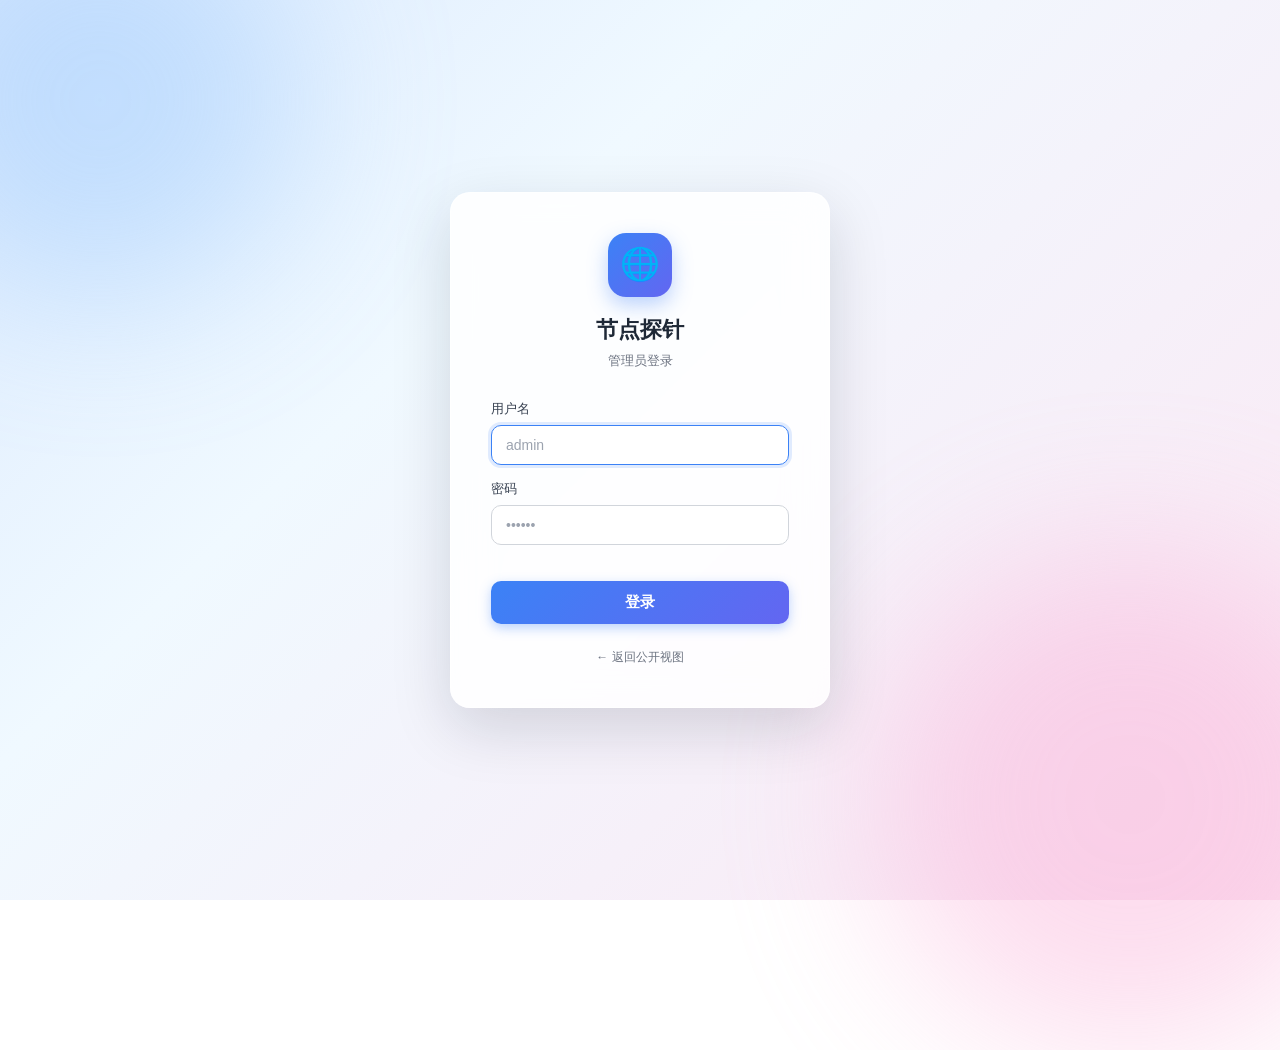
<file: backend/static/login.html>
<!DOCTYPE html>
<html lang="zh">
<head>
  <meta charset="UTF-8">
  <meta name="viewport" content="width=device-width, initial-scale=1.0">
  <title>登录 · 节点探针</title>
  <link rel="stylesheet" href="styles.css">
  <style>
    body {
      margin: 0;
      min-height: 100vh;
      background: linear-gradient(135deg, #dbeafe 0%, #f0f9ff 35%, #fce7f3 100%);
      display: flex; align-items: center; justify-content: center;
      font-family: -apple-system, BlinkMacSystemFont, "Segoe UI", "PingFang SC", "Microsoft YaHei", sans-serif;
      position: relative; overflow: hidden;
    }
    body::before, body::after {
      content: ''; position: absolute; border-radius: 50%;
      filter: blur(80px); opacity: .4; pointer-events: none;
    }
    body::before { width: 400px; height: 400px; background: #93c5fd; top: -100px; left: -100px; }
    body::after { width: 500px; height: 500px; background: #f9a8d4; bottom: -150px; right: -100px; }

    .login-card {
      position: relative; z-index: 1;
      background: rgba(255, 255, 255, .85);
      backdrop-filter: blur(20px); -webkit-backdrop-filter: blur(20px);
      border: 1px solid rgba(255, 255, 255, .6);
      border-radius: 20px; padding: 40px;
      width: 380px; max-width: calc(100vw - 32px);
      box-shadow: 0 20px 60px rgba(15, 23, 42, .15);
    }
    .login-header { text-align: center; margin-bottom: 28px; }
    .login-logo {
      width: 64px; height: 64px; border-radius: 18px;
      background: linear-gradient(135deg, #3b82f6, #6366f1);
      display: inline-flex; align-items: center; justify-content: center;
      font-size: 32px; color: #fff;
      box-shadow: 0 8px 20px rgba(59, 130, 246, .35);
      margin-bottom: 16px;
    }
    .login-title { font-size: 22px; font-weight: 700; color: #1f2937; margin: 0 0 4px; }
    .login-subtitle { font-size: 13px; color: #6b7280; margin: 0; }

    .form-group { margin-bottom: 14px; }
    .form-group label {
      display: block; font-size: 13px; color: #374151;
      font-weight: 500; margin-bottom: 6px;
    }
    .form-group input {
      width: 100%; padding: 11px 14px;
      background: #fff; color: #1f2937;
      border: 1px solid #d1d5db; border-radius: 10px;
      outline: none; font-size: 14px; box-sizing: border-box;
      transition: border-color .15s, box-shadow .15s;
    }
    .form-group input:focus {
      border-color: #3b82f6;
      box-shadow: 0 0 0 3px rgba(59, 130, 246, .15);
    }
    .form-group input::placeholder { color: #9ca3af; }

    .login-btn {
      width: 100%; margin-top: 22px;
      padding: 12px 16px;
      background: linear-gradient(135deg, #3b82f6, #6366f1);
      color: #fff; border: none; border-radius: 10px;
      font-size: 15px; font-weight: 600; cursor: pointer;
      box-shadow: 0 4px 12px rgba(59, 130, 246, .35);
      transition: transform .1s, box-shadow .15s;
    }
    .login-btn:hover { box-shadow: 0 6px 18px rgba(59, 130, 246, .5); }
    .login-btn:active { transform: translateY(1px); }
    .login-btn:disabled { opacity: .5; cursor: not-allowed; }

    .login-error {
      color: #dc2626; background: #fee2e2;
      border: 1px solid #fecaca;
      border-radius: 8px; padding: 8px 12px;
      font-size: 13px; margin-top: 14px;
      display: none;
    }
    .login-error.show { display: block; }

    .login-footer {
      text-align: center; margin-top: 24px;
      font-size: 12px; color: #9ca3af;
    }
    .login-footer a { color: #6b7280; text-decoration: none; }
    .login-footer a:hover { color: #3b82f6; }
  </style>
</head>
<body>
  <form class="login-card" id="loginForm" autocomplete="off">
    <div class="login-header">
      <div class="login-logo">🌐</div>
      <h1 class="login-title">节点探针</h1>
      <p class="login-subtitle">管理员登录</p>
    </div>

    <div class="form-group">
      <label for="user">用户名</label>
      <input type="text" id="user" autocomplete="username" placeholder="admin" required autofocus>
    </div>
    <div class="form-group">
      <label for="pass">密码</label>
      <input type="password" id="pass" autocomplete="current-password" placeholder="••••••" required>
    </div>

    <button class="login-btn" type="submit" id="loginBtn">登录</button>

    <div class="login-error" id="errBox"></div>

    <div class="login-footer">
      <a href="/">← 返回公开视图</a>
    </div>
  </form>

  <script>
    const form = document.getElementById('loginForm');
    const errBox = document.getElementById('errBox');
    const btn = document.getElementById('loginBtn');

    function showError(msg) {
      errBox.textContent = msg;
      errBox.classList.add('show');
    }
    function hideError() {
      errBox.textContent = '';
      errBox.classList.remove('show');
    }

    form.addEventListener('submit', async (e) => {
      e.preventDefault();
      hideError();
      const user = document.getElementById('user').value.trim();
      const pass = document.getElementById('pass').value;
      if (!user || !pass) { showError('请填写完整'); return; }
      btn.disabled = true; btn.textContent = '登录中...';
      try {
        const r = await fetch('/api/auth/login', {
          method: 'POST',
          headers: { 'Content-Type': 'application/json' },
          body: JSON.stringify({ username: user, password: pass }),
        });
        if (r.status === 401) { showError('用户名或密码错误'); return; }
        if (!r.ok) { showError('登录失败: ' + r.statusText); return; }
        const d = await r.json();
        sessionStorage.setItem('token', d.token);
        location.href = '/admin';
      } catch (err) {
        showError('网络错误: ' + err.message);
      } finally {
        btn.disabled = false; btn.textContent = '登录';
      }
    });

    // 已登录直接跳转
    if (sessionStorage.getItem('token')) location.href = '/admin';
  </script>
</body>
</html>
</file>
<file: backend/static/styles.css>
/* ============================================================
   浅色主题 (参考 v2board/sspanel 风格)
   ============================================================ */
:root {
  --bg: #f5f7fa;
  --bg-gradient: linear-gradient(135deg, #dbeafe 0%, #f8fafc 40%, #fce7f3 100%);
  --panel: #ffffff;
  --panel-2: #f9fafb;
  --panel-3: #f3f4f6;
  --border: #e5e7eb;
  --border-strong: #d1d5db;
  --text: #1f2937;
  --text-2: #374151;
  --muted: #6b7280;
  --muted-2: #9ca3af;
  --blue: #3b82f6;
  --blue-2: #2563eb;
  --blue-light: #dbeafe;
  --green: #22c55e;
  --green-2: #16a34a;
  --green-light: #d1fae5;
  --red: #ef4444;
  --red-2: #dc2626;
  --red-light: #fee2e2;
  --yellow: #d97706;
  --yellow-2: #b45309;
  --yellow-light: #fef3c7;
  --purple: #8b5cf6;
  --purple-light: #ede9fe;
  --orange: #f97316;
  --orange-light: #fed7aa;
  --shadow-sm: 0 1px 2px rgba(0,0,0,.04);
  --shadow: 0 4px 12px rgba(15, 23, 42, .06);
  --shadow-lg: 0 10px 30px rgba(15, 23, 42, .10);
}

* { box-sizing: border-box; }
html, body {
  margin: 0; padding: 0;
  font-family: -apple-system, BlinkMacSystemFont, "Segoe UI", "PingFang SC", "Microsoft YaHei", sans-serif;
  background: var(--bg-gradient);
  background-attachment: fixed;
  color: var(--text);
  font-size: 14px;
  line-height: 1.55;
}

a { color: var(--blue); text-decoration: none; }
a:hover { text-decoration: underline; }

/* ===== 顶部条（美化） ===== */
header.topbar {
  display: flex; align-items: center; justify-content: space-between;
  padding: 10px 28px; gap: 16px;
  background: rgba(255,255,255,.75);
  border-bottom: 1px solid var(--border);
  backdrop-filter: blur(20px); -webkit-backdrop-filter: blur(20px);
  box-shadow: 0 1px 0 rgba(15, 23, 42, .04);
  position: sticky; top: 0; z-index: 50;
}
header.topbar h1 {
  margin: 0; font-size: 17px; font-weight: 600; color: var(--text);
  display: flex; align-items: center; gap: 10px;
}
header.topbar h1 .logo {
  display: inline-flex; align-items: center; justify-content: center;
  width: 30px; height: 30px; border-radius: 8px;
  background: linear-gradient(135deg, #3b82f6, #6366f1);
  color: #fff; font-size: 14px;
  box-shadow: 0 2px 6px rgba(59,130,246,.3);
}
header.topbar .meta {
  color: var(--muted); font-size: 12px;
  display: flex; align-items: center; gap: 8px;
}
header.topbar .meta .live-dot {
  width: 6px; height: 6px; border-radius: 50%;
  background: var(--green);
  box-shadow: 0 0 0 3px rgba(34,197,94,.18);
  animation: pulse 2s ease-in-out infinite;
}
header.topbar nav {
  display: flex; gap: 4px; align-items: center;
}
header.topbar nav a {
  display: inline-flex; align-items: center; gap: 6px;
  padding: 6px 12px; border-radius: 8px;
  color: var(--muted); font-size: 13px; font-weight: 500;
  text-decoration: none !important;
  transition: all .15s;
}
header.topbar nav a:hover {
  background: var(--blue-light);
  color: var(--blue-2);
}
header.topbar nav a.logout {
  color: var(--red);
}
header.topbar nav a.logout:hover {
  background: var(--red-light);
  color: var(--red-2);
}
header.topbar nav .divider {
  width: 1px; height: 18px; background: var(--border);
  margin: 0 4px;
}

/* ===== 页面标题区 ===== */
.page-header {
  padding: 24px 32px 0;
}
.page-header h1 {
  font-size: 28px; font-weight: 700; margin: 0 0 6px;
  color: var(--text);
}
.page-header .desc {
  margin: 0; color: var(--muted); font-size: 14px;
}

/* ===== 折叠面板 ===== */
details.panel {
  background: var(--panel);
  border: 1px solid var(--border);
  border-radius: 10px;
  margin: 16px 32px;
  box-shadow: var(--shadow-sm);
}
details.panel > summary {
  list-style: none;
  cursor: pointer;
  padding: 14px 20px;
  font-size: 15px; font-weight: 600; color: var(--text);
  display: flex; align-items: center; justify-content: space-between;
  user-select: none;
}
details.panel > summary::-webkit-details-marker { display: none; }
details.panel > summary::after {
  content: "▾"; color: var(--muted); transition: transform .2s;
}
details.panel[open] > summary::after { transform: rotate(180deg); }
details.panel > .panel-body { padding: 4px 20px 20px; }

/* ===== Tab 切换 ===== */
.tabs {
  display: flex; gap: 8px; margin-bottom: 16px;
  border-bottom: 1px solid var(--border); padding-bottom: 0;
}
.tab {
  background: transparent; border: none; color: var(--muted);
  padding: 10px 18px; cursor: pointer;
  border-bottom: 2px solid transparent;
  font-size: 14px;
}
.tab:hover { color: var(--text); }
.tab.active {
  color: var(--blue); border-bottom-color: var(--blue);
  font-weight: 500;
}
.tab-pane { display: none; }
.tab-pane.active { display: block; }

/* ===== 统计卡片（浅色） ===== */
.stats {
  display: flex; gap: 12px; flex-wrap: wrap;
  margin: 16px 32px;
}
.stat {
  background: var(--panel); border: 1px solid var(--border);
  border-radius: 10px; padding: 14px 20px; min-width: 140px;
  box-shadow: var(--shadow-sm);
}
.stat .label { color: var(--muted); font-size: 12px; }
.stat .value { font-size: 24px; font-weight: 700; margin-top: 4px; color: var(--text); }
.stat .value.good { color: var(--green-2); }
.stat .value.warn { color: var(--yellow-2); }
.stat .value.bad { color: var(--red-2); }

/* ===== 按钮（美化） ===== */
.btn {
  display: inline-flex; align-items: center; gap: 6px;
  background: var(--panel); color: var(--text);
  border: 1px solid var(--border);
  border-radius: 8px; padding: 7px 14px;
  cursor: pointer; font-size: 13px; font-weight: 500;
  transition: all .15s;
  box-shadow: 0 1px 2px rgba(15,23,42,.04);
}
.btn:hover { border-color: var(--blue); color: var(--blue); box-shadow: 0 2px 8px rgba(59,130,246,.12); }
.btn:active { transform: translateY(1px); }
.btn .ico { font-size: 14px; line-height: 1; }

.btn.primary { background: linear-gradient(135deg, #3b82f6, #2563eb); color: #fff; border-color: transparent; box-shadow: 0 2px 6px rgba(59,130,246,.3); }
.btn.primary:hover { background: linear-gradient(135deg, #2563eb, #1d4ed8); color: #fff; box-shadow: 0 4px 12px rgba(59,130,246,.4); }

.btn.purple { background: linear-gradient(135deg, #8b5cf6, #7c3aed); color: #fff; border-color: transparent; box-shadow: 0 2px 6px rgba(139,92,246,.3); }
.btn.purple:hover { background: linear-gradient(135deg, #7c3aed, #6d28d9); color: #fff; box-shadow: 0 4px 12px rgba(139,92,246,.4); }

.btn.subtle { background: var(--panel-2); color: var(--muted); border-color: var(--border); box-shadow: none; }
.btn.subtle:hover { color: var(--text); border-color: var(--border-strong); background: var(--panel); box-shadow: 0 2px 8px rgba(15,23,42,.08); }

.btn.success { background: linear-gradient(135deg, #10b981, #059669); color: #fff; border-color: transparent; box-shadow: 0 2px 6px rgba(16,185,129,.3); }
.btn.success:hover { background: linear-gradient(135deg, #059669, #047857); color: #fff; }

.btn.warn { background: linear-gradient(135deg, #f59e0b, #d97706); color: #fff; border-color: transparent; box-shadow: 0 2px 6px rgba(245,158,11,.3); }
.btn.warn:hover { background: linear-gradient(135deg, #d97706, #b45309); color: #fff; }

.btn.danger { background: linear-gradient(135deg, #ef4444, #dc2626); color: #fff; border-color: transparent; box-shadow: 0 2px 6px rgba(239,68,68,.3); }
.btn.danger:hover { background: linear-gradient(135deg, #dc2626, #b91c1c); color: #fff; box-shadow: 0 4px 12px rgba(239,68,68,.4); }

.btn.ghost { background: transparent; border: 1px solid transparent; color: var(--muted); box-shadow: none; }
.btn.ghost:hover { color: var(--blue); box-shadow: none; }

/* ===== 表单 ===== */
.form-row { margin-bottom: 14px; }
.form-row label {
  display: block; margin-bottom: 6px;
  color: var(--text-2); font-size: 13px; font-weight: 500;
}
.form-row input[type=text],
.form-row input[type=number],
.form-row input[type=time],
.form-row input[type=password],
.form-row textarea,
.form-row select {
  width: 100%; padding: 9px 12px;
  background: var(--panel); color: var(--text);
  border: 1px solid var(--border); border-radius: 8px;
  outline: none; font-size: 13px; font-family: inherit;
  transition: border-color .15s, box-shadow .15s, background .15s;
}
.form-row input:hover, .form-row textarea:hover, .form-row select:hover { border-color: var(--border-strong); }
.form-row input:focus, .form-row textarea:focus, .form-row select:focus {
  border-color: var(--blue); box-shadow: 0 0 0 3px rgba(59,130,246,.12);
  background: #fff;
}
.form-row textarea { resize: vertical; min-height: 70px; }
.form-row .help { color: var(--muted); font-size: 12px; margin-top: 4px; }

/* 启用开关（精致版） */
/* ===== 开关行（一行：开关 + label） ===== */
.switch-row {
  display: flex; align-items: center; gap: 10px;
  padding: 8px 0; font-size: 13px; color: var(--text-2);
}
.switch-row label { cursor: pointer; user-select: none; margin: 0; }

/* ===== 开关卡片（蓝底突出） ===== */
.switch-card {
  display: flex; align-items: center; justify-content: space-between;
  padding: 14px 16px; background: linear-gradient(135deg, #dbeafe 0%, #eff6ff 100%);
  border: 1px solid #bfdbfe;
  border-radius: 10px; margin: 8px 0;
}
.switch-card-title { font-weight: 600; color: var(--text); font-size: 14px; }
.switch-card-help { color: var(--muted); font-size: 12px; margin-top: 2px; }

input[type=checkbox] {
  appearance: none; -webkit-appearance: none;
  display: inline-block !important;
  width: 40px !important; height: 22px;
  flex: 0 0 40px;
  background: var(--panel-3); border-radius: 11px;
  position: relative; cursor: pointer; transition: background .2s;
  margin: 0; vertical-align: middle;
}
input[type=checkbox]::after {
  content: ''; position: absolute;
  width: 18px; height: 18px; border-radius: 50%;
  background: #fff; top: 2px; left: 2px;
  transition: left .2s;
  box-shadow: 0 1px 3px rgba(0,0,0,.25);
}
input[type=checkbox]:checked {
  background: linear-gradient(135deg, #3b82f6, #2563eb);
  box-shadow: 0 2px 6px rgba(59,130,246,.3);
}
input[type=checkbox]:checked::after {
  left: 20px;
}
/* 让启用类 label 横排 */
.form-row.switch {
  display: flex; align-items: center; gap: 12px; padding: 4px 0;
}
.form-row.switch label {
  margin-bottom: 0; cursor: pointer; user-select: none;
}

/* ===== 折叠警告条 ===== */
.warning-bar {
  background: var(--red-light); color: var(--red-2);
  padding: 10px 32px; border-radius: 0;
  border-top: 1px solid #fecaca;
  border-bottom: 1px solid #fecaca;
  font-size: 13px; margin: 12px 0 0;
}

/* ===== 操作图标（已移除区块，样式保留以备复用） ===== */
.op-grid { display: none; }

/* ===== 节点列表头 ===== */
.node-list-header {
  margin: 0;
  padding: 16px 32px 0;
  display: flex; align-items: center; justify-content: space-between; gap: 16px;
  flex-wrap: wrap;
}
.node-list-header h2 { margin: 0; font-size: 16px; font-weight: 600; }
.node-list-header .range { color: var(--muted); font-size: 13px; }

/* ===== 筛选区（tab 按钮组） ===== */
.filter-section {
  margin: 12px 32px 0;
  display: flex; flex-direction: column; gap: 12px;
}
.filter-label { color: var(--text-2); font-size: 13px; font-weight: 500; }
.filter-tabs {
  display: flex; gap: 8px; flex-wrap: wrap;
}
.filter-tab {
  background: var(--panel); border: 1px solid var(--border);
  border-radius: 18px; padding: 5px 14px;
  font-size: 13px; cursor: pointer; color: var(--text);
  transition: all .15s;
}
.filter-tab:hover { border-color: var(--blue); }
.filter-tab.active {
  background: var(--blue); color: #fff; border-color: var(--blue);
}

/* ===== 警告条 + 操作图标（fluid 铺满） ===== */
.warning-bar {
  background: var(--red-light); color: var(--red-2);
  padding: 10px 32px; border-radius: 0;
  border-top: 1px solid #fecaca;
  border-bottom: 1px solid #fecaca;
  font-size: 13px; margin: 12px 0 0;
}
.op-grid {
  display: flex; flex-wrap: wrap; gap: 6px 24px;
  align-items: center;
  padding: 12px 32px;
  margin-bottom: 4px;
}
.op-item {
  display: inline-flex; align-items: center; gap: 8px;
  padding: 4px 8px; border-radius: 6px;
  background: transparent;
  text-decoration: none !important;
  font-size: 13px; line-height: 1.4;
  border: 1px solid transparent;
  transition: background .15s;
  white-space: nowrap;
}
.op-item:hover { background: var(--panel-2); }
.op-item .op-ico { font-size: 18px; line-height: 1; }
.op-item .op-text { color: var(--text-2); }
.op-item.orange .op-ico { color: var(--orange); }
.op-item.orange:hover .op-text { color: var(--orange); }
.op-item.purple .op-ico { color: var(--purple); }
.op-item.purple:hover .op-text { color: var(--purple); }
.op-item.blue .op-ico { color: var(--blue); }
.op-item.blue:hover .op-text { color: var(--blue); }
.op-item.green .op-ico { color: var(--green-2); }
.op-item.green:hover .op-text { color: var(--green-2); }
.op-item.red .op-ico { color: var(--red); }
.op-item.red:hover .op-text { color: var(--red); }

/* ===== 分页 ===== */
.pagination {
  margin: 12px 32px;
  display: flex; align-items: center; gap: 16px;
  color: var(--muted); font-size: 13px;
}
.pagination select {
  background: var(--panel); color: var(--text);
  border: 1px solid var(--border); border-radius: 6px;
  padding: 4px 8px; outline: none;
}
.pagination .pages { display: flex; gap: 4px; margin-left: auto; }
.pagination .pages button {
  background: var(--panel); border: 1px solid var(--border);
  border-radius: 6px; padding: 4px 10px; cursor: pointer;
  color: var(--text);
}
.pagination .pages button.active { background: var(--blue); color: #fff; border-color: var(--blue); }
.pagination .pages button:hover:not(.active) { border-color: var(--blue); color: var(--blue); }

/* ===== 图表 ===== */
.chart-wrap {
  margin: 16px 32px;
}
.chart-wrap > div {
  background: var(--panel); border: 1px solid var(--border);
  border-radius: 10px; padding: 16px; height: 280px;
  box-shadow: var(--shadow-sm);
}

/* ===== 浅色节点表格（铺满） ===== */
table.table-light {
  width: calc(100% - 64px); margin: 0 32px 32px;
  border-collapse: separate; border-spacing: 0;
  background: var(--panel); color: var(--text);
  border: 1px solid var(--border); border-radius: 10px;
  overflow: hidden; box-shadow: var(--shadow-sm);
}
table.table-light thead th {
  background: var(--panel-2); color: var(--muted);
  font-weight: 600; font-size: 12px; letter-spacing: .3px;
  padding: 10px 14px; text-align: left;
  border-bottom: 1px solid var(--border); white-space: nowrap;
}
table.table-light tbody td {
  padding: 10px 14px; border-bottom: 1px solid #f3f4f6;
  vertical-align: middle; color: var(--text);
}
table.table-light tbody tr:last-child td { border-bottom: none; }
table.table-light tbody tr:hover td { background: #f9fafb; cursor: pointer; }
table.table-light td.numeric { font-variant-numeric: tabular-nums; }

/* ===== 协议 chip ===== */
.proto-chip {
  display: inline-block; padding: 2px 10px; border-radius: 10px;
  font-size: 11px; font-weight: 700; letter-spacing: .5px;
  min-width: 50px; text-align: center;
}
.proto-vless       { background: var(--blue-light); color: var(--blue-2); }
.proto-vmess       { background: #fce7f3; color: #be185d; }
.proto-trojan      { background: var(--orange-light); color: var(--orange); }
.proto-ss          { background: var(--purple-light); color: var(--purple); }
.proto-hysteria2   { background: var(--green-light); color: var(--green-2); }
.proto-hy2         { background: var(--green-light); color: var(--green-2); }
.proto-anytls      { background: #cffafe; color: #155e75; }
.proto-snell       { background: var(--yellow-light); color: var(--yellow-2); }
.proto-tuic        { background: #cffafe; color: #155e75; }
.proto-direct      { background: var(--panel-3); color: var(--text-2); }
.proto-other       { background: var(--panel-3); color: var(--muted); }

/* ===== 状态圆点 ===== */
.status-dot {
  display: inline-block; width: 8px; height: 8px; border-radius: 50%;
  margin-right: 6px; vertical-align: middle;
}
.status-dot.up      { background: var(--green); box-shadow: 0 0 6px rgba(34,197,94,.5); }
.status-dot.down    { background: var(--red); box-shadow: 0 0 6px rgba(239,68,68,.5); }
.status-dot.unknown { background: var(--muted-2); }

/* ===== 拖拽手柄 / 操作图标按钮 ===== */
.drag-handle {
  color: #cbd5e1; cursor: grab; font-size: 14px;
  letter-spacing: -2px; user-select: none;
}
.drag-handle:hover { color: var(--muted); }

.icon-btn {
  display: inline-flex; align-items: center; justify-content: center;
  width: 28px; height: 28px; border-radius: 50%;
  background: var(--panel-3); color: var(--muted);
  border: none; cursor: pointer; font-size: 13px;
  margin-right: 4px; transition: background .1s, color .1s;
}
.icon-btn:hover { background: var(--border-strong); color: var(--text); }
.icon-btn.primary { background: var(--blue); color: #fff; }
.icon-btn.primary:hover { background: var(--blue-2); color: #fff; }
.icon-btn.success { background: var(--green-light); color: var(--green-2); }
.icon-btn.success:hover { background: #a7f3d0; color: var(--green-2); }
.icon-btn.warn { background: var(--yellow-light); color: var(--yellow-2); }
.icon-btn.danger { background: transparent; color: var(--red); }
.icon-btn.danger:hover { background: var(--red-light); color: var(--red-2); }
.icon-btn.muted { background: transparent; }

.server-cell {
  font-family: ui-monospace, monospace; font-size: 12px; color: var(--text-2);
  max-width: 220px;
}
.server-cell .net-badge {
  display: inline-block; padding: 0 6px; margin-top: 2px;
  background: var(--panel-3); border-radius: 4px;
  font-size: 10px; color: var(--muted);
}

.tag-check {
  display: inline-flex; align-items: center; justify-content: center;
  width: 22px; height: 22px; border-radius: 4px;
  border: 1px solid var(--border); color: var(--green); font-size: 12px;
}

.note-text { color: var(--muted-2); font-size: 12px; margin-left: 6px; }

/* ===== 标签 chip（多对多） ===== */
.tag-chip {
  display: inline-flex; align-items: center; gap: 4px;
  padding: 2px 8px; border-radius: 10px;
  font-size: 11px; line-height: 1.4;
  border: 1px solid var(--tag-color, var(--border));
  background: color-mix(in srgb, var(--tag-color, #58a6ff) 12%, transparent);
  color: var(--tag-color, var(--text));
  cursor: pointer; user-select: none;
}
.tag-pill {
  display: inline-flex; align-items: center;
  padding: 3px 10px; border-radius: 12px; font-size: 12px;
  border: 1px solid var(--tag-color);
  color: var(--tag-color);
  background: color-mix(in srgb, var(--tag-color) 12%, transparent);
}
.tag-pill.selected { background: var(--tag-color); color: #fff; }
.tag-list { display: flex; flex-wrap: wrap; gap: 4px; align-items: center; }

/* ===== Modal（浅色） ===== */
.modal-mask {
  position: fixed; inset: 0; background: rgba(15, 23, 42, .35);
  display: none; align-items: center; justify-content: center; z-index: 100;
  backdrop-filter: blur(2px);
}
.modal-mask.show { display: flex; }
.modal {
  background: var(--panel); color: var(--text);
  border: 1px solid var(--border);
  border-radius: 12px; padding: 24px; min-width: 360px;
  box-shadow: var(--shadow-lg);
  max-height: 85vh; overflow: auto;
}
.modal.modal-wide { min-width: 720px; max-width: 90vw; }
.modal h2 { margin: 0 0 16px; font-size: 16px; font-weight: 600; color: var(--text); }
.modal h3 { margin: 16px 0 8px; font-size: 14px; font-weight: 600; }
.modal label { display: block; margin-bottom: 14px; color: var(--text-2); font-size: 13px; }
.modal input, .modal textarea, .modal select {
  width: 100%; padding: 8px 10px; margin-top: 4px;
  background: var(--panel); color: var(--text);
  border: 1px solid var(--border); border-radius: 6px;
  font-family: inherit; font-size: 13px;
}
.modal textarea { resize: vertical; min-height: 70px; font-family: ui-monospace, monospace; }
.modal .actions { display: flex; gap: 8px; justify-content: flex-end; margin-top: 16px; }
.modal-footer { border-top: 1px solid var(--border); padding-top: 12px; margin-top: 20px; }
.modal .error { color: var(--red); font-size: 12px; margin-top: 8px; min-height: 16px; }
.modal hr { border: none; border-top: 1px solid var(--border); margin: 16px 0; }
.modal .code-block {
  background: var(--panel-2); border: 1px solid var(--border);
  border-radius: 6px; padding: 10px; font-size: 11px;
  white-space: pre; overflow-x: auto; color: var(--text);
  margin: 8px 0; font-family: ui-monospace, monospace;
}
.modal .meta { color: var(--muted); font-size: 12px; margin: 0 0 12px; }

/* ===== 弹窗里的小工具栏 ===== */
.custom-tabs { display: flex; gap: 4px; margin-bottom: 16px; border-bottom: 1px solid var(--border); }
.custom-tabs .tab-btn {
  background: transparent; border: none; color: var(--muted);
  padding: 8px 14px; cursor: pointer; border-bottom: 2px solid transparent;
  font-size: 13px;
}
.custom-tabs .tab-btn:hover { color: var(--text); }
.custom-tabs .tab-btn.active { color: var(--blue); border-bottom-color: var(--blue); font-weight: 500; }

/* ===== 订阅面板 / 节点列表 ===== */
.sub-row { display: flex; align-items: center; gap: 8px; padding: 10px;
  border: 1px solid var(--border); border-radius: 8px; margin-bottom: 8px;
  background: var(--panel-2); }
.sub-row .sr-name { font-weight: 600; min-width: 110px; }
.sub-row .sr-url { color: var(--muted); font-size: 12px;
  white-space: nowrap; overflow: hidden; text-overflow: ellipsis;
  flex: 1; min-width: 0; }
.sub-row .sr-nodes { color: var(--blue); font-weight: 600; min-width: 60px; text-align: right; }
.sub-row .sr-actions { display: flex; gap: 4px; }
.sub-row .sr-actions button {
  display: inline-flex; align-items: center; justify-content: center;
  width: 30px; height: 30px; border-radius: 8px;
  background: var(--panel); border: 1px solid var(--border);
  color: var(--muted); font-size: 14px; cursor: pointer;
  transition: all .12s;
}
.sub-row .sr-actions button:hover {
  background: var(--blue-light); border-color: var(--blue); color: var(--blue);
}
.sub-row .sr-actions button[title="删除"]:hover {
  background: var(--red-light); border-color: var(--red); color: var(--red);
}

.traffic-bar {
  width: 100px; height: 8px; background: var(--panel-3);
  border-radius: 4px; overflow: hidden; position: relative;
  border: 1px solid var(--border);
}
.traffic-bar .fill {
  position: absolute; left: 0; top: 0; bottom: 0;
  background: var(--blue); transition: width .3s;
}
.traffic-bar .fill.warn { background: var(--yellow); }
.traffic-bar .fill.danger { background: var(--red); }
.traffic-bar .fill.ok { background: var(--green); }

.traffic-cell { display: flex; align-items: center; gap: 6px; min-width: 160px; }
.traffic-cell .pct { font-variant-numeric: tabular-nums; font-size: 12px; min-width: 36px; }

.expire-cell { min-width: 100px; }
.expire-cell.expired { color: var(--red); }
.expire-cell.soon { color: var(--yellow); }

.last-sync-cell { min-width: 130px; font-size: 12px; }
.last-sync-cell.ok { color: var(--green-2); }
.last-sync-cell.fail { color: var(--red); }

.custom-item {
  display: flex; justify-content: space-between; align-items: center;
  padding: 10px; border: 1px solid var(--border); border-radius: 8px;
  margin-bottom: 8px; background: var(--panel-2);
}
.custom-item .ci-name { font-weight: 600; margin-bottom: 4px; }
.custom-item .ci-meta { display: flex; gap: 4px; flex-wrap: wrap; }
.custom-item .ci-test { margin-top: 6px; font-size: 12px; }
.custom-item .ci-actions { display: flex; gap: 4px; }
.custom-item .ci-actions button {
  background: var(--panel); color: var(--text); border: 1px solid var(--border);
  border-radius: 6px; padding: 4px 10px; cursor: pointer; font-size: 12px;
}
.custom-item .ci-actions button:hover { border-color: var(--blue); color: var(--blue); }
.custom-item .ci-actions button.danger:hover { border-color: var(--red); color: var(--red); }

.badge {
  display: inline-block; padding: 1px 6px; border-radius: 4px;
  background: var(--panel-3); border: 1px solid var(--border);
  color: var(--muted); font-size: 11px;
}
.badge-warn { color: var(--yellow-2); border-color: var(--yellow); }

.sub-preview {
  margin-top: 10px; padding: 10px;
  background: var(--panel-2); border: 1px solid var(--border);
  border-radius: 8px; font-size: 12px; max-height: 300px; overflow: auto;
}
.sub-preview ul { margin: 4px 0 0 16px; padding: 0; color: var(--text); }

.tag-bar { display: flex; flex-wrap: wrap; gap: 4px; align-items: center; }
.tag-bar .filter-label { color: var(--muted); font-size: 12px; margin-right: 4px; }
.tag-picker {
  display: flex; flex-wrap: wrap; gap: 6px; padding: 8px 0;
  max-height: 220px; overflow-y: auto;
}

/* ===== 状态色小工具 ===== */
.dot { display: inline-block; width: 8px; height: 8px; border-radius: 50%; margin-right: 6px; }
.dot.up { background: var(--green); }
.dot.down { background: var(--red); }
.dot.unknown { background: var(--muted-2); }

.status-up { color: var(--green-2); }
.status-down { color: var(--red); }
.status-unknown { color: var(--muted); }

/* ===== 通用 grid / card (旧版遗留) ===== */
.grid {
  display: grid;
  grid-template-columns: repeat(auto-fill, minmax(220px, 1fr));
  gap: 12px;
  padding: 0 24px 32px;
}
.card {
  background: var(--panel); border: 1px solid var(--border);
  border-radius: 10px; padding: 14px; position: relative;
  cursor: pointer; transition: transform .1s, border-color .1s;
  box-shadow: var(--shadow-sm);
}
.card:hover { transform: translateY(-2px); border-color: var(--blue); }
.card .name {
  font-size: 13px; font-weight: 600; margin-bottom: 6px;
  white-space: nowrap; overflow: hidden; text-overflow: ellipsis;
  padding-right: 18px;
}
.card .country {
  display: inline-block; padding: 1px 6px; border-radius: 4px;
  background: var(--panel-3); color: var(--muted); font-size: 11px;
  margin-bottom: 6px;
}
.card .delay { font-size: 22px; font-weight: 700; margin: 4px 0; }
.card .delay.good { color: var(--green-2); }
.card .delay.warn { color: var(--yellow-2); }
.card .delay.bad  { color: var(--red-2); }
.card .delay.muted { color: var(--muted); }
.card .group { color: var(--muted); font-size: 12px; }
</file>
